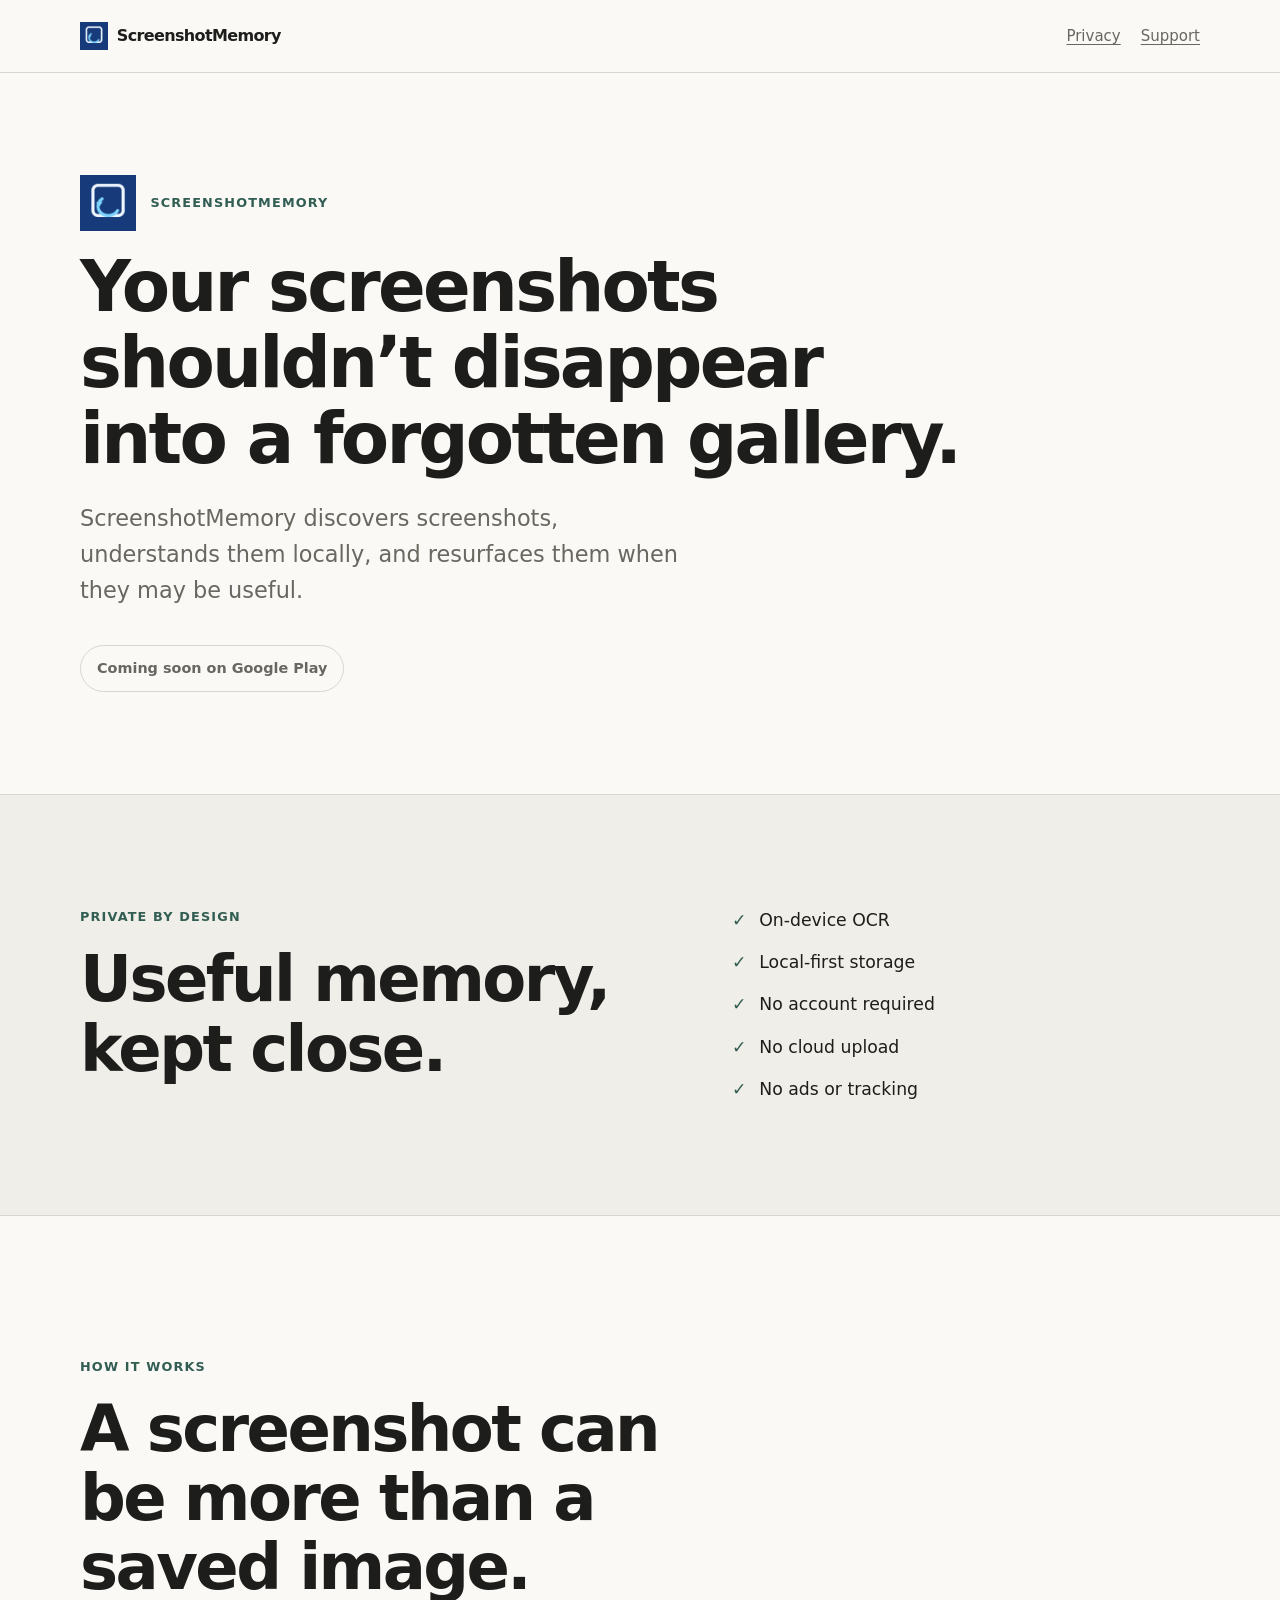
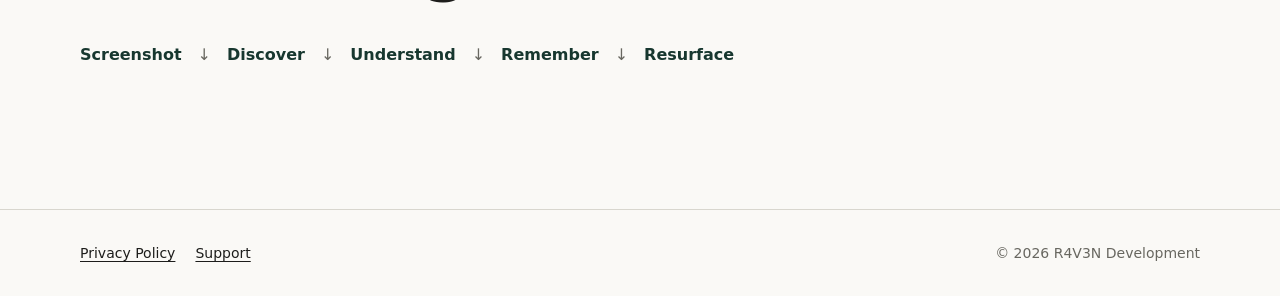
<file: index.html>
<!doctype html>
<html lang="en">
  <head>
    <meta charset="utf-8">
    <meta name="viewport" content="width=device-width, initial-scale=1">
    <meta name="description" content="ScreenshotMemory is an Android-first app that discovers screenshots, understands them locally, and brings them back when they may be useful.">
    <meta name="theme-color" media="(prefers-color-scheme: light)" content="#faf9f6">
    <meta name="theme-color" media="(prefers-color-scheme: dark)" content="#151514">
    <meta property="og:type" content="website">
    <meta property="og:title" content="ScreenshotMemory">
    <meta property="og:description" content="Your screenshots shouldn't disappear into a forgotten gallery.">
    <title>ScreenshotMemory — Remember what you saved</title>
    <link rel="icon" type="image/png" sizes="48x48" href="assets/favicon.png">
    <link rel="apple-touch-icon" sizes="180x180" href="assets/apple-touch-icon.png">
    <link rel="stylesheet" href="styles.css">
  </head>
  <body>
    <a class="skip-link" href="#main-content">Skip to content</a>
    <header class="site-header">
      <nav class="nav container" aria-label="Primary navigation">
        <a class="wordmark" href="./" aria-label="ScreenshotMemory home">
          <img class="brand-icon" src="assets/icon.png" width="28" height="28" alt="">
          <span>ScreenshotMemory</span>
        </a>
        <div class="nav-links">
          <a href="privacy/">Privacy</a>
          <a href="support/">Support</a>
        </div>
      </nav>
    </header>

    <main id="main-content">
      <section class="hero container" aria-labelledby="hero-title">
        <div class="hero-brand">
          <img class="hero-icon" src="assets/icon.png" width="56" height="56" alt="">
          <p class="eyebrow">ScreenshotMemory</p>
        </div>
        <h1 id="hero-title">Your screenshots shouldn’t disappear into a forgotten gallery.</h1>
        <p class="lede">ScreenshotMemory discovers screenshots, understands them locally, and resurfaces them when they may be useful.</p>
        <span class="coming-soon" aria-label="Coming soon on Google Play">Coming soon on Google Play</span>
      </section>

      <section class="privacy-intro" aria-labelledby="private-title">
        <div class="container split-section">
          <div>
            <p class="eyebrow">Private by design</p>
            <h2 id="private-title">Useful memory, kept close.</h2>
          </div>
          <ul class="check-list">
            <li>On-device OCR</li>
            <li>Local-first storage</li>
            <li>No account required</li>
            <li>No cloud upload</li>
            <li>No ads or tracking</li>
          </ul>
        </div>
      </section>

      <section class="how-it-works container" aria-labelledby="how-title">
        <p class="eyebrow">How it works</p>
        <h2 id="how-title">A screenshot can be more than a saved image.</h2>
        <ol class="product-loop">
          <li>Screenshot</li>
          <li>Discover</li>
          <li>Understand</li>
          <li>Remember</li>
          <li>Resurface</li>
        </ol>
      </section>
    </main>

    <footer class="site-footer">
      <div class="container footer-content">
        <div class="footer-links">
          <a href="privacy/">Privacy Policy</a>
          <a href="support/">Support</a>
        </div>
        <p>© 2026 R4V3N Development</p>
      </div>
    </footer>
  </body>
</html>
</file>
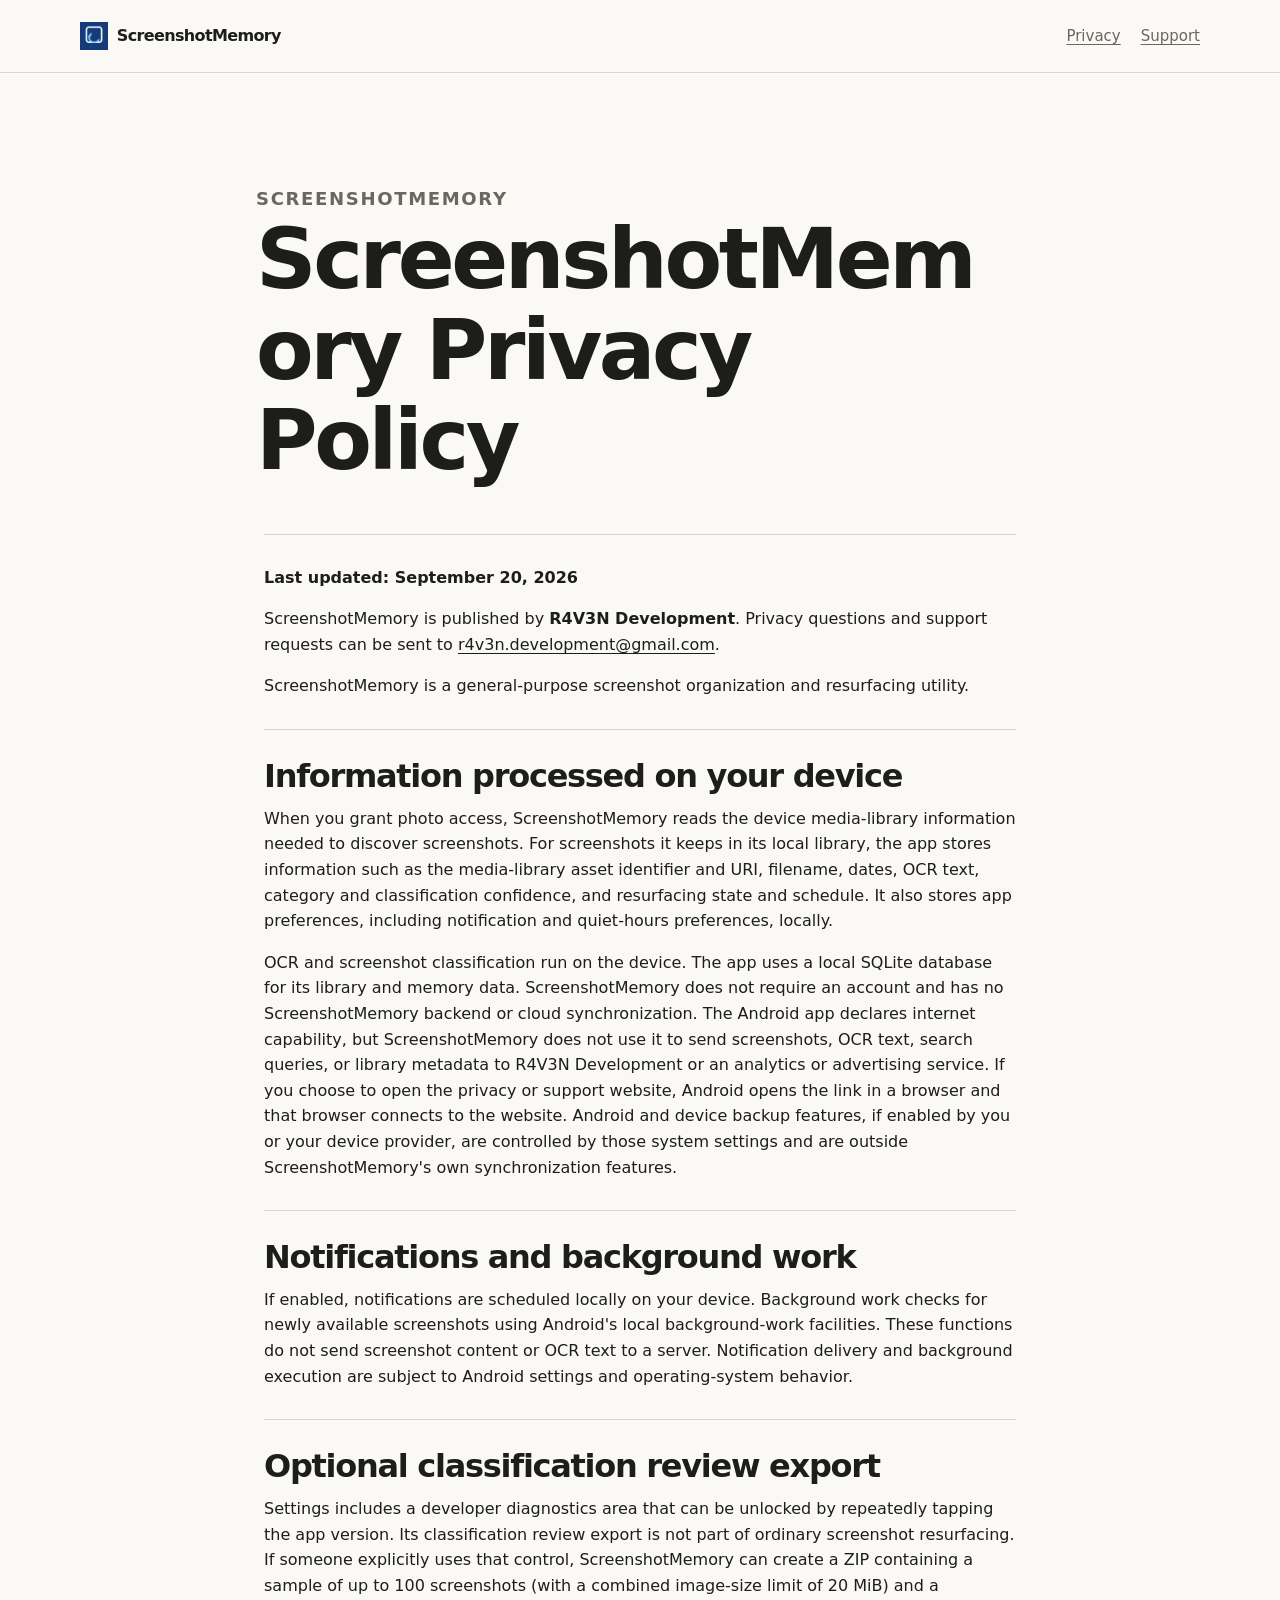
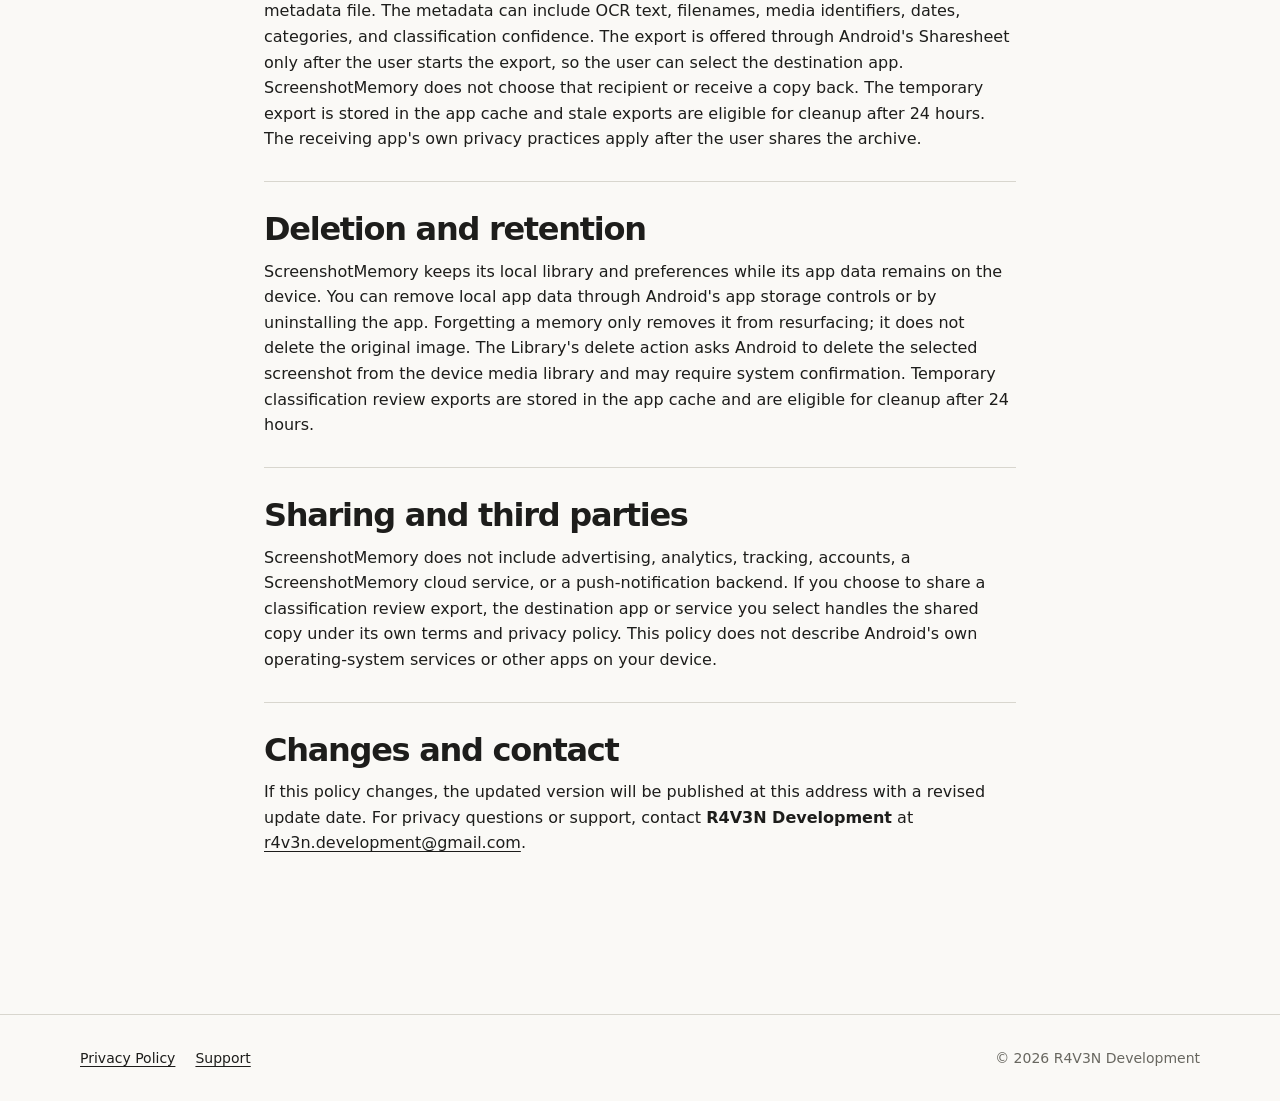
<file: privacy/index.html>
<!doctype html>
<html lang="en">
  <head>
    <meta charset="utf-8">
    <meta name="viewport" content="width=device-width, initial-scale=1">
    <meta name="description" content="Privacy Policy for ScreenshotMemory, an Android-first app designed to process screenshots locally on your device.">
    <meta name="theme-color" media="(prefers-color-scheme: light)" content="#faf9f6">
    <meta name="theme-color" media="(prefers-color-scheme: dark)" content="#151514">
    <meta property="og:type" content="website">
    <meta property="og:title" content="ScreenshotMemory Privacy Policy">
    <meta property="og:description" content="How ScreenshotMemory handles screenshots and related information.">
    <title>Privacy Policy — ScreenshotMemory</title>
    <link rel="icon" type="image/png" sizes="48x48" href="../assets/favicon.png">
    <link rel="apple-touch-icon" sizes="180x180" href="../assets/apple-touch-icon.png">
    <link rel="stylesheet" href="../styles.css">
  </head>
  <body>
    <a class="skip-link" href="#main-content">Skip to content</a>
    <header class="site-header">
      <nav class="nav container" aria-label="Primary navigation">
        <a class="wordmark" href="../" aria-label="ScreenshotMemory home">
          <img class="brand-icon" src="../assets/icon.png" width="28" height="28" alt="">
          <span>ScreenshotMemory</span>
        </a>
        <div class="nav-links">
          <a href="./" aria-current="page">Privacy</a>
          <a href="../support/">Support</a>
        </div>
      </nav>
    </header>

    <main id="main-content">
      <header class="page-header container">
        <p class="eyebrow">ScreenshotMemory</p>
        <h1>ScreenshotMemory Privacy Policy</h1>
      </header>

      <article class="prose container">
        <section>
          <p><strong>Last updated: September 20, 2026</strong></p>
          <p>ScreenshotMemory is published by <strong>R4V3N Development</strong>. Privacy questions and support requests can be sent to <a href="mailto:r4v3n.development@gmail.com">r4v3n.development@gmail.com</a>.</p>
          <p>ScreenshotMemory is a general-purpose screenshot organization and resurfacing utility.</p>
        </section>

        <section>
          <h2>Information processed on your device</h2>
          <p>When you grant photo access, ScreenshotMemory reads the device media-library information needed to discover screenshots. For screenshots it keeps in its local library, the app stores information such as the media-library asset identifier and URI, filename, dates, OCR text, category and classification confidence, and resurfacing state and schedule. It also stores app preferences, including notification and quiet-hours preferences, locally.</p>
          <p>OCR and screenshot classification run on the device. The app uses a local SQLite database for its library and memory data. ScreenshotMemory does not require an account and has no ScreenshotMemory backend or cloud synchronization. The Android app declares internet capability, but ScreenshotMemory does not use it to send screenshots, OCR text, search queries, or library metadata to R4V3N Development or an analytics or advertising service. If you choose to open the privacy or support website, Android opens the link in a browser and that browser connects to the website. Android and device backup features, if enabled by you or your device provider, are controlled by those system settings and are outside ScreenshotMemory's own synchronization features.</p>
        </section>

        <section>
          <h2>Notifications and background work</h2>
          <p>If enabled, notifications are scheduled locally on your device. Background work checks for newly available screenshots using Android's local background-work facilities. These functions do not send screenshot content or OCR text to a server. Notification delivery and background execution are subject to Android settings and operating-system behavior.</p>
        </section>

        <section>
          <h2>Optional classification review export</h2>
          <p>Settings includes a developer diagnostics area that can be unlocked by repeatedly tapping the app version. Its classification review export is not part of ordinary screenshot resurfacing. If someone explicitly uses that control, ScreenshotMemory can create a ZIP containing a sample of up to 100 screenshots (with a combined image-size limit of 20 MiB) and a metadata file. The metadata can include OCR text, filenames, media identifiers, dates, categories, and classification confidence. The export is offered through Android's Sharesheet only after the user starts the export, so the user can select the destination app. ScreenshotMemory does not choose that recipient or receive a copy back. The temporary export is stored in the app cache and stale exports are eligible for cleanup after 24 hours. The receiving app's own privacy practices apply after the user shares the archive.</p>
        </section>

        <section>
          <h2>Deletion and retention</h2>
          <p>ScreenshotMemory keeps its local library and preferences while its app data remains on the device. You can remove local app data through Android's app storage controls or by uninstalling the app. Forgetting a memory only removes it from resurfacing; it does not delete the original image. The Library's delete action asks Android to delete the selected screenshot from the device media library and may require system confirmation. Temporary classification review exports are stored in the app cache and are eligible for cleanup after 24 hours.</p>
        </section>

        <section>
          <h2>Sharing and third parties</h2>
          <p>ScreenshotMemory does not include advertising, analytics, tracking, accounts, a ScreenshotMemory cloud service, or a push-notification backend. If you choose to share a classification review export, the destination app or service you select handles the shared copy under its own terms and privacy policy. This policy does not describe Android's own operating-system services or other apps on your device.</p>
        </section>

        <section>
          <h2>Changes and contact</h2>
          <p>If this policy changes, the updated version will be published at this address with a revised update date. For privacy questions or support, contact <strong>R4V3N Development</strong> at <a href="mailto:r4v3n.development@gmail.com">r4v3n.development@gmail.com</a>.</p>
        </section>
      </article>
    </main>

    <footer class="site-footer">
      <div class="container footer-content">
        <div class="footer-links">
          <a href="./">Privacy Policy</a>
          <a href="../support/">Support</a>
        </div>
        <p>© 2026 R4V3N Development</p>
      </div>
    </footer>
  </body>
</html>
</file>
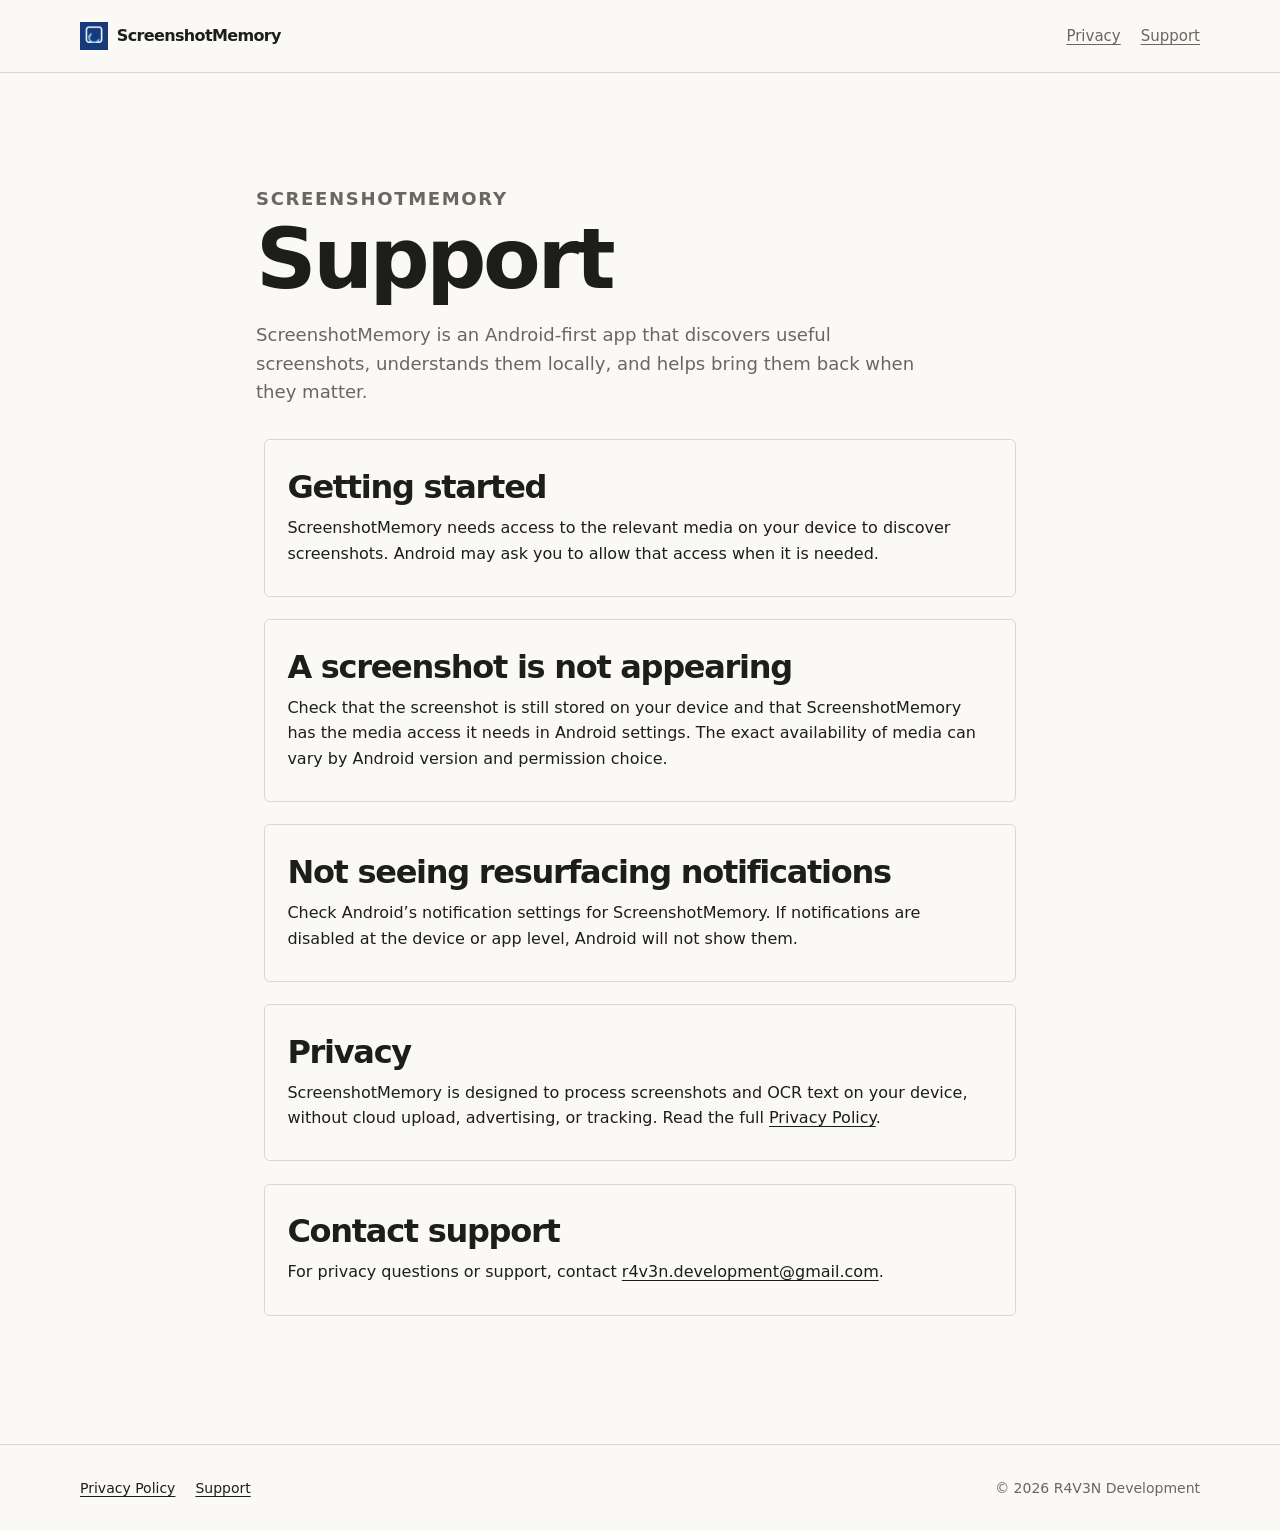
<file: support/index.html>
<!doctype html>
<html lang="en">
  <head>
    <meta charset="utf-8">
    <meta name="viewport" content="width=device-width, initial-scale=1">
    <meta name="description" content="Support for ScreenshotMemory, the Android-first app that helps you remember useful screenshots.">
    <meta name="theme-color" media="(prefers-color-scheme: light)" content="#faf9f6">
    <meta name="theme-color" media="(prefers-color-scheme: dark)" content="#151514">
    <meta property="og:type" content="website">
    <meta property="og:title" content="ScreenshotMemory Support">
    <meta property="og:description" content="Help and support information for ScreenshotMemory.">
    <title>Support — ScreenshotMemory</title>
    <link rel="icon" type="image/png" sizes="48x48" href="../assets/favicon.png">
    <link rel="apple-touch-icon" sizes="180x180" href="../assets/apple-touch-icon.png">
    <link rel="stylesheet" href="../styles.css">
  </head>
  <body>
    <a class="skip-link" href="#main-content">Skip to content</a>
    <header class="site-header">
      <nav class="nav container" aria-label="Primary navigation">
        <a class="wordmark" href="../" aria-label="ScreenshotMemory home">
          <img class="brand-icon" src="../assets/icon.png" width="28" height="28" alt="">
          <span>ScreenshotMemory</span>
        </a>
        <div class="nav-links">
          <a href="../privacy/">Privacy</a>
          <a href="./" aria-current="page">Support</a>
        </div>
      </nav>
    </header>

    <main id="main-content">
      <header class="page-header container">
        <p class="eyebrow">ScreenshotMemory</p>
        <h1>Support</h1>
        <p>ScreenshotMemory is an Android-first app that discovers useful screenshots, understands them locally, and helps bring them back when they matter.</p>
      </header>

      <div class="prose container support-grid">
        <section class="support-card">
          <h2>Getting started</h2>
          <p>ScreenshotMemory needs access to the relevant media on your device to discover screenshots. Android may ask you to allow that access when it is needed.</p>
        </section>
        <section class="support-card">
          <h2>A screenshot is not appearing</h2>
          <p>Check that the screenshot is still stored on your device and that ScreenshotMemory has the media access it needs in Android settings. The exact availability of media can vary by Android version and permission choice.</p>
        </section>
        <section class="support-card">
          <h2>Not seeing resurfacing notifications</h2>
          <p>Check Android’s notification settings for ScreenshotMemory. If notifications are disabled at the device or app level, Android will not show them.</p>
        </section>
        <section class="support-card">
          <h2>Privacy</h2>
          <p>ScreenshotMemory is designed to process screenshots and OCR text on your device, without cloud upload, advertising, or tracking. Read the full <a href="../privacy/">Privacy Policy</a>.</p>
        </section>
        <section class="support-card">
          <h2>Contact support</h2>
          <p>For privacy questions or support, contact <a href="mailto:r4v3n.development@gmail.com">r4v3n.development@gmail.com</a>.</p>
        </section>
      </div>
    </main>

    <footer class="site-footer">
      <div class="container footer-content">
        <div class="footer-links">
          <a href="../privacy/">Privacy Policy</a>
          <a href="./">Support</a>
        </div>
        <p>© 2026 R4V3N Development</p>
      </div>
    </footer>
  </body>
</html>
</file>
<file: styles.css>
:root {
  color-scheme: light dark;
  --page: #faf9f6;
  --surface: #f0eee8;
  --text: #1d1d1b;
  --muted: #686760;
  --line: #d8d6ce;
  --accent: #315d52;
  --accent-text: #17372f;
  --max-width: 70rem;
}

@media (prefers-color-scheme: dark) {
  :root {
    --page: #151514;
    --surface: #20201e;
    --text: #f2f1eb;
    --muted: #b6b4ac;
    --line: #3a3935;
    --accent: #9ac8b9;
    --accent-text: #cae5dc;
  }
}

* { box-sizing: border-box; }

html,
body { max-width: 100%; overflow-x: clip; }

img { display: block; max-width: 100%; height: auto; }

html { scroll-behavior: smooth; }

body {
  margin: 0;
  background: var(--page);
  color: var(--text);
  font-family: Inter, ui-sans-serif, system-ui, -apple-system, BlinkMacSystemFont, "Segoe UI", sans-serif;
  font-size: 1rem;
  line-height: 1.6;
  text-rendering: optimizeLegibility;
}

a { color: inherit; overflow-wrap: anywhere; text-underline-offset: 0.18em; }
a:hover { color: var(--accent); }
a:focus-visible { outline: 0.18rem solid var(--accent); outline-offset: 0.22rem; border-radius: 0.12rem; }

h1, h2, h3, p { margin-top: 0; }
h1, h2, h3 { overflow-wrap: anywhere; font-weight: 650; letter-spacing: -0.04em; line-height: 1.08; }

.container { width: min(calc(100% - 2.5rem), var(--max-width)); margin-inline: auto; }

.skip-link {
  position: fixed;
  z-index: 10;
  top: 1rem;
  left: 1rem;
  padding: 0.65rem 0.9rem;
  background: var(--text);
  color: var(--page);
  transform: translateY(-180%);
}
.skip-link:focus { transform: translateY(0); }

.site-header { border-bottom: 1px solid var(--line); }
.nav { display: flex; align-items: center; justify-content: space-between; min-height: 4.5rem; gap: 1.25rem; }
.wordmark { display: inline-flex; align-items: center; gap: 0.55rem; font-weight: 700; letter-spacing: -0.04em; text-decoration: none; }
.brand-icon { width: 1.75rem; height: 1.75rem; flex: none; }
.nav-links, .footer-links { display: flex; flex-wrap: wrap; gap: 1.25rem; }
.nav-links a { color: var(--muted); font-size: 0.9375rem; }

.hero { width: min(calc(100% - 2.5rem), 56rem); padding-block: clamp(3.5rem, 8vw, 7rem); margin-left: max(1.25rem, calc((100% - var(--max-width)) / 2)); }
.hero-brand { display: flex; align-items: center; gap: 0.9rem; margin-bottom: 1.1rem; }
.hero-icon { width: 3.5rem; height: 3.5rem; flex: none; }
.hero-brand .eyebrow { margin-bottom: 0; }
.eyebrow { margin-bottom: 1.1rem; color: var(--accent); font-size: 0.8rem; font-weight: 750; letter-spacing: 0.09em; text-transform: uppercase; }
.hero h1 { max-width: 18ch; margin-bottom: 1.5rem; font-size: clamp(2.5rem, 5.5vw, 4.5rem); }
.lede { max-width: 39rem; margin-bottom: 2.25rem; color: var(--muted); font-size: clamp(1.125rem, 2.3vw, 1.4rem); }
.coming-soon { display: inline-block; border: 1px solid var(--line); border-radius: 999px; padding: 0.7rem 1rem; color: var(--muted); font-size: 0.9rem; font-weight: 650; }

.privacy-intro { background: var(--surface); border-block: 1px solid var(--line); }
.split-section { display: grid; grid-template-columns: 1fr; gap: 2.5rem; padding-block: clamp(4rem, 9vw, 7rem); }
.split-section h2, .how-it-works h2 { max-width: 14ch; margin-bottom: 0; font-size: clamp(2.15rem, 5vw, 4.2rem); }
.check-list { display: grid; gap: 0.9rem; align-content: center; margin: 0; padding: 0; list-style: none; font-size: 1.08rem; }
.check-list li { display: flex; gap: 0.8rem; align-items: baseline; }
.check-list li::before { content: "✓"; color: var(--accent); font-weight: 800; }

.how-it-works { padding-block: clamp(5rem, 11vw, 9rem); }
.product-loop { display: flex; flex-wrap: wrap; align-items: center; gap: 0.65rem; margin: 2.5rem 0 0; padding: 0; list-style: none; color: var(--accent-text); font-weight: 700; }
.product-loop li { display: flex; align-items: center; gap: 0.65rem; }
.product-loop li:not(:last-child)::after { content: "↓"; color: var(--muted); font-weight: 400; }

.site-footer { border-top: 1px solid var(--line); color: var(--muted); font-size: 0.875rem; }
.footer-content { display: flex; flex-wrap: wrap; justify-content: space-between; gap: 1.25rem; padding-block: 2rem; }
.footer-content p { margin: 0; }
.footer-links a { color: var(--text); }

.page-header { max-width: 48rem; padding-block: clamp(4rem, 10vw, 7rem) 2rem; }
.page-header h1 { margin-bottom: 1rem; font-size: clamp(2.8rem, 7vw, 5.25rem); }
.page-header p { max-width: 42rem; margin-bottom: 0; color: var(--muted); font-size: 1.13rem; }
.prose { max-width: 47rem; min-width: 0; padding-bottom: clamp(5rem, 10vw, 8rem); }
.prose section { padding-block: 1.85rem; border-top: 1px solid var(--line); }
.prose h2 { margin-bottom: 0.75rem; font-size: clamp(1.5rem, 3vw, 2rem); }
.prose h3 { margin: 1.35rem 0 0.5rem; font-size: 1.15rem; letter-spacing: -0.02em; }
.prose p:last-child, .prose ul:last-child { margin-bottom: 0; }
.prose li + li { margin-top: 0.45rem; }
.notice { margin-top: 1rem; border-left: 0.25rem solid var(--accent); padding: 1rem 1.1rem; background: var(--surface); color: var(--muted); }
.notice strong { color: var(--text); }
.support-grid { display: grid; gap: 1.4rem; min-width: 0; }
.support-card { padding: 1.4rem; border: 1px solid var(--line); border-radius: 0.35rem; }
.support-card h2 { margin-bottom: 0.65rem; }

@media (min-width: 44rem) {
  .container { width: min(calc(100% - 5rem), var(--max-width)); }
  .split-section { grid-template-columns: minmax(0, 1.1fr) minmax(16rem, 0.9fr); gap: 5rem; }
  .product-loop { gap: 1rem; }
  .product-loop li { gap: 1rem; }
}

@media (max-width: 40rem) {
  .nav { align-items: flex-start; flex-direction: column; justify-content: center; padding-block: 0.9rem; }
  .nav-links { gap: 1rem; }
  .hero { width: calc(100% - 2.5rem); }
  .footer-content { align-items: flex-start; flex-direction: column; }
}

@media (prefers-reduced-motion: reduce) {
  html { scroll-behavior: auto; }
}
</file>
